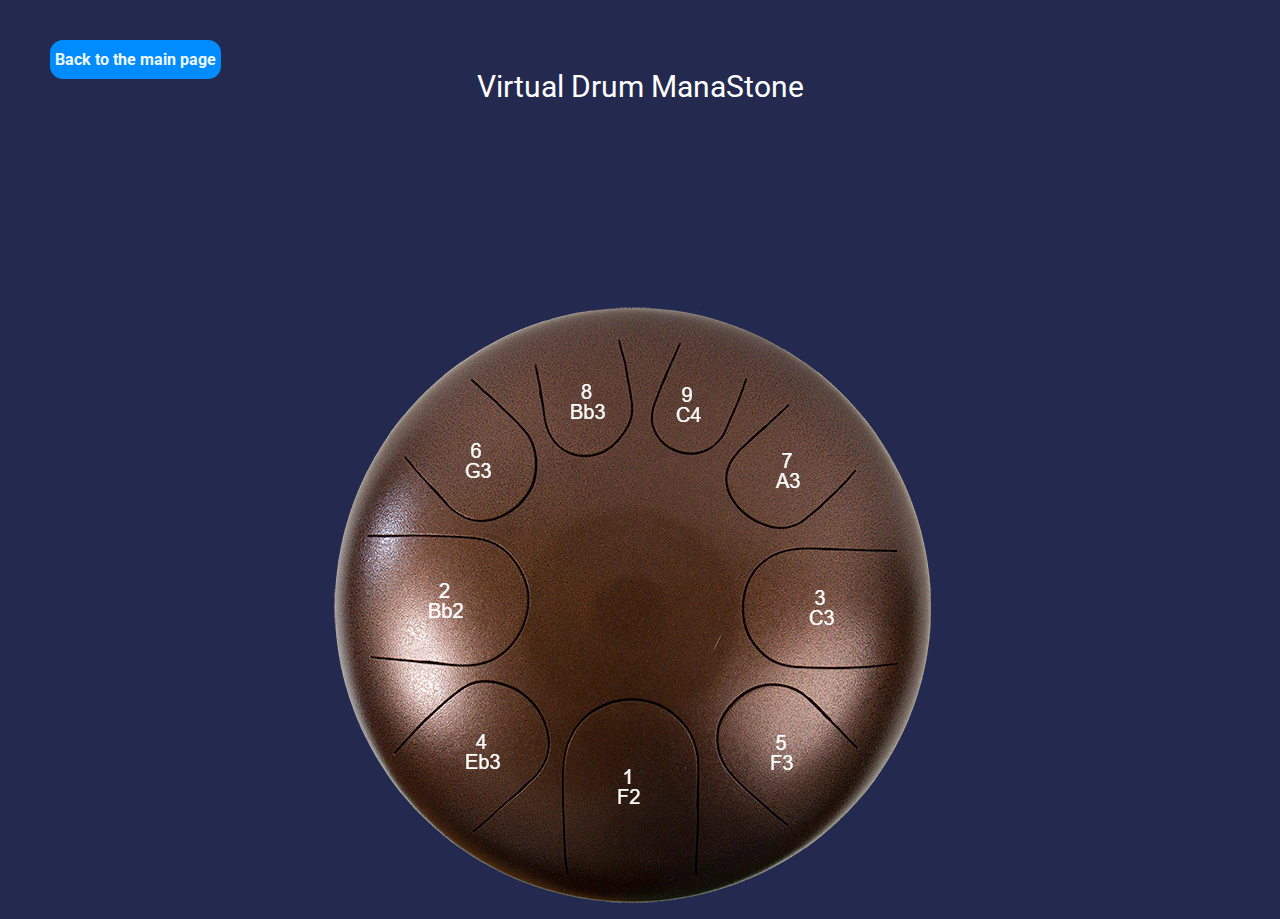
<file: pages/drum-page/index.html>
<!DOCTYPE html>
<html lang="en">
<head>
    <title>Document</title>
    <link rel="stylesheet" href="style.css">
</head>
<body>
    <div class="main-text">
        <a class="linkToMain" href="../main-page/index.html#section">Back to the main page</a>
        <h1 style="font-size: 30px;">Virtual Drum ManaStone</h1>
    </div>
    
    
    <span data-key="49"></span>
    <span data-key="50"></span>
    <span data-key="51"></span>
    <span data-key="52"></span>
    <span data-key="53"></span>
    <span data-key="54"></span>
    <span data-key="55"></span>
    <span data-key="56"></span>
    <span data-key="56"></span>

    <main>
        <img src="./src/drum.png" alt="">
    </main>

    <audio data-key="49" src="./src/A3M.mp3"></audio>
    <audio data-key="50" src="./src/C2.mp3"></audio>
    <audio data-key="51" src="./src/D2.mp3"></audio>
    <audio data-key="52" src="./src/Db2.mp3"></audio>
    <audio data-key="53" src="./src/E2.mp3"></audio>
    <audio data-key="54" src="./src/Eb2.mp3"></audio>
    <audio data-key="55" src="./src/Eb3M.mp3"></audio>
    <audio data-key="56" src="./src/F2.mp3"></audio>
    <audio data-key="57" src="./src/C4M.mp3"></audio>
    
    <script src="script.js"></script>
</body>
</html>
</file>
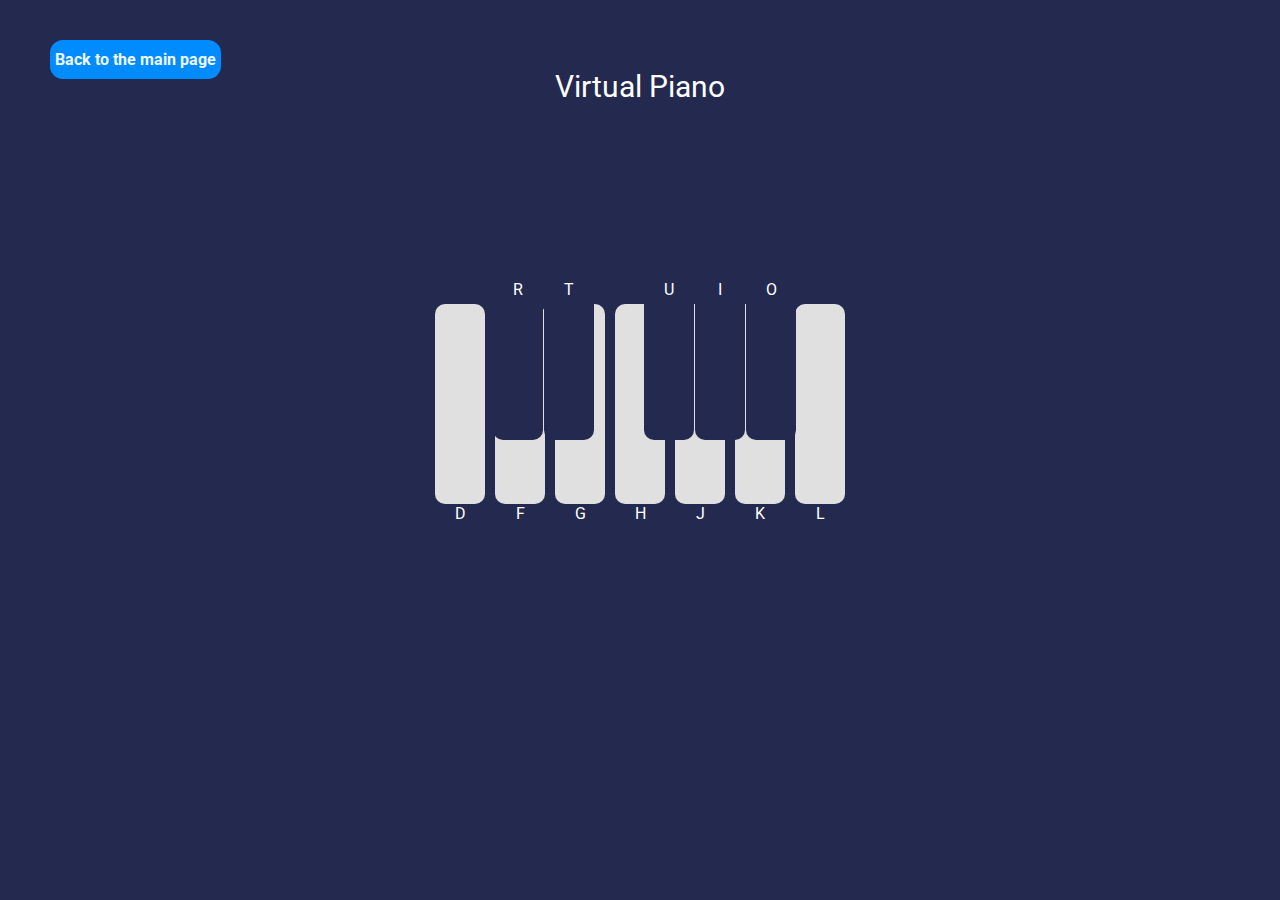
<file: pages/piano-page/index.html>
<!DOCTYPE html>
<html lang="en">
<head>
    <title>Document</title>
    <link rel="stylesheet" href="style.css">
</head>
<body>
    <div class="main-text">
        <a class="linkToMain" href="../main-page/index.html#section">Back to the main page</a>
        <h1 style="font-size: 30px;">Virtual Piano</h1>
    </div>
    
    <ul>
        <li>
            <span data-key="68" class="white-key">D</span> 
            <span data-key="82" class="black-key black-key-1">R</span>
        </li>
        <li>
            <span data-key="70" class="white-key">F</span>
            <span data-key="84" class="black-key black-key-2">T</span>
        </li>
        <li><span data-key="71" class="white-key">G</span>
        </li>
        <li>
            <span data-key="72" class="white-key">H</span>
            <span data-key="85" class="black-key black-key-3">U</span>
        </li>
        <li>
            <span data-key="74" class="white-key">J</span>
            <span data-key="73" class="black-key black-key-4">I</span>
        </li>
        <li>
            <span data-key="75" class="white-key">K</span>
            <span data-key="79" class="black-key black-key-5">O</span>
        </li>
        <li>
            <span data-key="76" class="white-key">L</span>
        </li>
    </ul>



    <audio data-key="68" src="assets/assets_audio_a.mp3"></audio>
    <audio data-key="82" src="assets/assets_audio_a♯.mp3"></audio>
    <audio data-key="70" src="assets/assets_audio_b.mp3"></audio>
    <audio data-key="84" src="assets/assets_audio_c.mp3"></audio>
    <audio data-key="71" src="assets/assets_audio_c♯.mp3"></audio>
    <audio data-key="72" src="assets/assets_audio_d.mp3"></audio>
    <audio data-key="85" src="assets/assets_audio_d♯.mp3"></audio>
    <audio data-key="74" src="assets/assets_audio_e.mp3"></audio>
    <audio data-key="73" src="assets/assets_audio_f.mp3"></audio>
    <audio data-key="75" src="assets/assets_audio_f♯.mp3"></audio>
    <audio data-key="79" src="assets/assets_audio_g.mp3"></audio>
    <audio data-key="76" src="assets/assets_audio_g♯.mp3"></audio>
    
    <script src="script.js"></script>
</body>
</html>
</file>
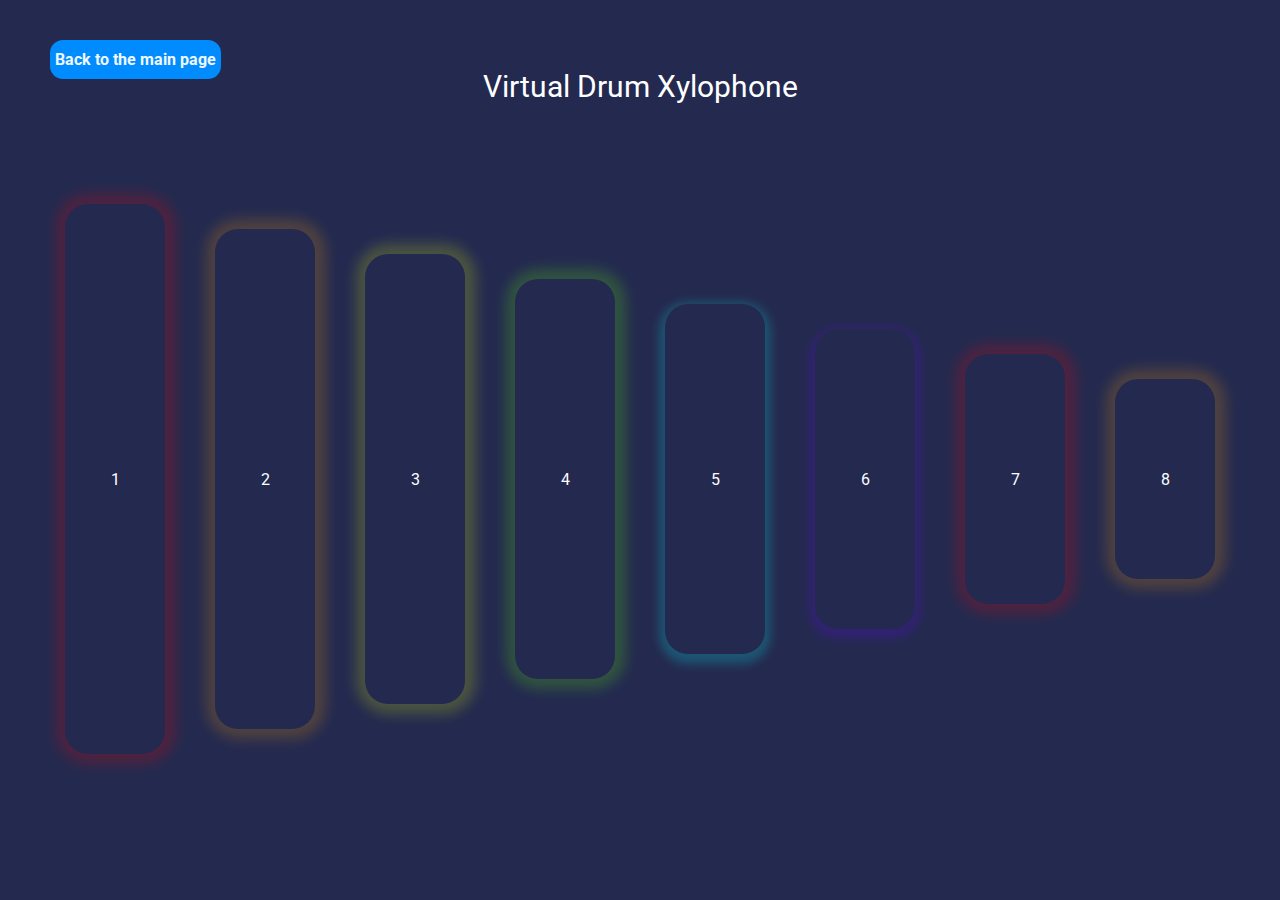
<file: pages/xylophone-page/index.html>
<!DOCTYPE html>
<html lang="en">
<head>
    <title>Document</title>
    <link rel="stylesheet" href="style.css">
</head>
<body>
    <div class="main-text">
        <a class="linkToMain" href="../main-page/index.html#section">Back to the main page</a>
        <h1 style="font-size: 30px;">Virtual Drum Xylophone</h1>
    </div>
    
    <main>
        <div class="notes do" data-key="49">1</div>
        <div class="notes re" data-key="50">2</div>
        <div class="notes mi" data-key="51">3</div>
        <div class="notes pha" data-key="52">4</div>
        <div class="notes sol" data-key="53">5</div>
        <div class="notes lya" data-key="54">6</div>
        <div class="notes si" data-key="55">7</div>
        <div class="notes do2" data-key="56">8</div>      
    </main>
    

    

    <audio id="firstMusic" src="./src/232009__danmitch3ll__xylophone-sweep.wav"></audio>
    <audio data-key="49" src="./src/232001__danmitch3ll__xylophone-c2.wav"></audio>
    <audio data-key="50" src="./src/232002__danmitch3ll__xylophone-c.wav"></audio>
    <audio data-key="51" src="./src/232003__danmitch3ll__xylophone-b.wav"></audio>
    <audio data-key="52" src="./src/232004__danmitch3ll__xylophone-a.wav"></audio>
    <audio data-key="53" src="./src/232005__danmitch3ll__xylophone-g.wav"></audio>
    <audio data-key="54" src="./src/232006__danmitch3ll__xylophone-f.wav"></audio>
    <audio data-key="55" src="./src/232007__danmitch3ll__xylophone-e1.wav"></audio>
    <audio data-key="56" src="./src/232008__danmitch3ll__xylophone-d1.wav"></audio>

    
    <script src="script.js"></script>
</body>
</html>
</file>
<file: pages/drum-page/style.css>
@import url("https://fonts.googleapis.com/css2?family=Roboto:ital,wght@0,100;0,300;0,400;0,500;0,700;0,900;1,100;1,300;1,400;1,500;1,700;1,900&display=swap");
* {
  padding: 0px;
  margin: 0px;
  border: none;
}

*,
*::before,
*::after {
  box-sizing: border-box;
}

a, a:link, a:visited {
  text-decoration: none;
}

a:hover {
  text-decoration: none;
}
aside, nav, footer, header, section, main {
  display: block;
}

h1, h2, h3, h4, h5, h6, p {
  font-size: inherit;
  font-weight: inherit;
}

ul, ul li {
  list-style: none;
}

img {
  vertical-align: top;
}

img, svg {
  max-width: 100%;
  height: auto;
}

address {
  font-style: normal;
}


input, textarea, button, select {
  font-family: inherit;
  font-size: inherit;
  color: inherit;
  background-color: transparent;
}

input::-ms-clear {
  display: none;
}

button, input[type=submit] {
  display: inline-block;
  box-shadow: none;
  background-color: transparent;
  background: none;
  cursor: pointer;
}

input:focus, input:active,
button:focus, button:active {
  outline: none;
}

button::-moz-focus-inner {
  padding: 0;
  border: 0;
}

label {
  cursor: pointer;
}

legend {
  display: block;
}

body {
  scroll-behavior: smooth;
  background-color: #242a4f;
  color: white;
  font-family: "Roboto", sans-serif;
}

.main-text{
  margin-top: 50px;
  margin-bottom: 200px;
}
h1 {
  text-align: center;
}

body{
    max-width: 1280px;
    margin: 0 auto;
}

main{
    display: flex;
    justify-content: center;
}

.linkToMain{
  padding: 10px 5px;
  background-color: #008cff;
  color:aliceblue;
  font-weight: 700;
  border-radius: 13px;
  margin-left: 50px;
  transition: all 1s;
}

.linkToMain-active{
  background-color: #51affc;
}
</file>
<file: pages/piano-page/style.css>
@import url("https://fonts.googleapis.com/css2?family=Roboto:ital,wght@0,100;0,300;0,400;0,500;0,700;0,900;1,100;1,300;1,400;1,500;1,700;1,900&display=swap");
* {
  padding: 0px;
  margin: 0px;
  border: none;
}

*,
*::before,
*::after {
  box-sizing: border-box;
}

a, a:link, a:visited {
  text-decoration: none;
}

a:hover {
  text-decoration: none;
}
aside, nav, footer, header, section, main {
  display: block;
}

h1, h2, h3, h4, h5, h6, p {
  font-size: inherit;
  font-weight: inherit;
}

ul, ul li {
  list-style: none;
}

img {
  vertical-align: top;
}

img, svg {
  max-width: 100%;
  height: auto;
}

address {
  font-style: normal;
}


input, textarea, button, select {
  font-family: inherit;
  font-size: inherit;
  color: inherit;
  background-color: transparent;
}

input::-ms-clear {
  display: none;
}

button, input[type=submit] {
  display: inline-block;
  box-shadow: none;
  background-color: transparent;
  background: none;
  cursor: pointer;
}

input:focus, input:active,
button:focus, button:active {
  outline: none;
}

button::-moz-focus-inner {
  padding: 0;
  border: 0;
}

label {
  cursor: pointer;
}

legend {
  display: block;
}

body {
  scroll-behavior: smooth;
  background-color: #242a4f;
  color: white;
  font-family: "Roboto", sans-serif;
}

.main-text{
  margin-top: 50px;
  margin-bottom: 200px;
}
h1 {
  text-align: center;
}
ul {
  display: flex;
  flex-direction: row;
  justify-content: center;
  align-items: center;
  gap: 10px;
}

.white-key {
  width: 50px;
  height: 200px;
  background-color: #E0E0E0; 
  display: block; 
  text-align: center; 
  line-height: 420px;
  color: white;
  border-radius: 10px;
  transition: all 0.07s;
}

.black-key {
  border-radius: 10px; 
  display: block; 
  line-height: 100px; 
  text-align: center; 
  position: absolute; 
  width: 50px;
  height: 200px;
  z-index: 2000; 
  background-color:  #242a4f;
  color: white;
}

.black-key-1 {
  top: 240px;
  left: 38.5vw;
}

.black-key-2 {
  top: 240px;
  left: 42.5vw;
}

.black-key-3 {
  top: 240px;
  left: 50.3vw;
}

.black-key-4 {
  top: 240px;
  left: 54.3vw;
}

.black-key-5 {
  top: 240px;
  left: 58.3vw;
}
.linkToMain{
  padding: 10px 5px;
  background-color: #008cff;
  color:aliceblue;
  font-weight: 700;
  border-radius: 13px;
  margin-left: 50px;
  transition: all 1s;
}

.linkToMain-active{
  background-color: #51affc;
}

.active {
  width: 49px;
  height: 195px;
  background-color:#008cff;
  box-shadow: 0px 8px 24px 0px #008cff;
}
</file>
<file: pages/xylophone-page/style.css>
@import url("https://fonts.googleapis.com/css2?family=Roboto:ital,wght@0,100;0,300;0,400;0,500;0,700;0,900;1,100;1,300;1,400;1,500;1,700;1,900&display=swap");
* {
  padding: 0px;
  margin: 0px;
  border: none;
}

*,
*::before,
*::after {
  box-sizing: border-box;
}

a, a:link, a:visited {
  text-decoration: none;
}

a:hover {
  text-decoration: none;
}
aside, nav, footer, header, section, main {
  display: block;
}

h1, h2, h3, h4, h5, h6, p {
  font-size: inherit;
  font-weight: inherit;
}

ul, ul li {
  list-style: none;
}

img {
  vertical-align: top;
}

img, svg {
  max-width: 100%;
  height: auto;
}

address {
  font-style: normal;
}


input, textarea, button, select {
  font-family: inherit;
  font-size: inherit;
  color: inherit;
  background-color: transparent;
}

input::-ms-clear {
  display: none;
}

button, input[type=submit] {
  display: inline-block;
  box-shadow: none;
  background-color: transparent;
  background: none;
  cursor: pointer;
}

input:focus, input:active,
button:focus, button:active {
  outline: none;
}

button::-moz-focus-inner {
  padding: 0;
  border: 0;
}

label {
  cursor: pointer;
}

legend {
  display: block;
}

body {
  scroll-behavior: smooth;
  background-color: #242a4f;
  color: white;
  font-family: "Roboto", sans-serif;
}

.main-text{
  margin-top: 50px;
  margin-bottom: 100px;
}
h1 {
  text-align: center;
}

body{
    max-width: 1280px;
    margin: 0 auto;
}

main{
    display: flex;
    justify-content: center;
    align-items: center;
    gap: 50px;
}
.notes{
    
    width: 100px;
    display: flex;
    align-items: center;
    justify-content: center;
    border-radius: 23px;
}
.do{
    background: #fff0;
    height: 550px;
    -webkit-box-shadow: 1px 0px 13px 10px rgba(255, 0, 0, 0.2);
    -moz-box-shadow: 1px 0px 13px 10px rgba(255, 0, 0, 0.2);
    box-shadow: 1px 0px 13px 10px rgba(255, 0, 0, 0.2);
}
.re{
    height: 500px;
    -webkit-box-shadow: 1px 0px 13px 10px rgba(255, 161, 0, 0.2);
    -moz-box-shadow: 1px 0px 13px 10px rgba(255, 161, 0, 0.2);
    box-shadow: 1px 0px 13px 10px rgba(255, 161, 0, 0.2);
}
.mi{
    height: 450px;
    -webkit-box-shadow: 1px 0px 13px 10px rgba(236, 255, 0, 0.2);
    -moz-box-shadow: 1px 0px 13px 10px rgba(236, 255, 0, 0.2);
    box-shadow: 1px 0px 13px 10px rgba(236, 255, 0, 0.2);   
}
.pha{
    height: 400px;
    -webkit-box-shadow: 1px 0px 13px 10px rgba(102, 255, 0, 0.2);
    -moz-box-shadow: 1px 0px 13px 10px rgba(102, 255, 0, 0.2);
    box-shadow: 1px 0px 13px 10px rgba(102, 255, 0, 0.2);
}
.sol{
    height: 350px;
    -webkit-box-shadow: 0px 4px 10px 6px rgba(0, 253, 255, 0.2);
    -moz-box-shadow: 0px 4px 10px 6px rgba(0, 253, 255, 0.2);
    box-shadow: 0px 4px 10px 6px rgba(0, 253, 255, 0.2);
}
.lya{
    height: 300px;
    -webkit-box-shadow: 0px 4px 10px 6px rgba(106, 0, 255, 0.2);
    -moz-box-shadow: 0px 4px 10px 6px rgba(106, 0, 255, 0.2);
    box-shadow: 0px 4px 10px 6px rgba(106, 0, 255, 0.2);
}
.si{
    height: 250px;
    -webkit-box-shadow: 1px 0px 13px 10px rgba(255, 0, 0, 0.2);
    -moz-box-shadow: 1px 0px 13px 10px rgba(255, 0, 0, 0.2);
    box-shadow: 1px 0px 13px 10px rgba(255, 0, 0, 0.2);
}
.do2{
    height: 200px;
    -webkit-box-shadow: 1px 0px 13px 10px rgba(255, 161, 0, 0.2);
    -moz-box-shadow: 1px 0px 13px 10px rgba(255, 161, 0, 0.2);
    box-shadow: 1px 0px 13px 10px rgba(255, 161, 0, 0.2);  
}
.linkToMain{
  padding: 10px 5px;
  background-color: #008cff;
  color:aliceblue;
  font-weight: 700;
  border-radius: 13px;
  margin-left: 50px;
  transition: all 1s;
}

.linkToMain-active{
  background-color: #51affc;
}

.active{
    box-shadow: none;
    background: rgb(166,55,55);
    background: linear-gradient(0deg, rgba(166,55,55,1) 0%, rgba(110,43,140,1) 14%, rgba(50,76,163,1) 26%, rgba(47,156,148,1) 38%, rgba(55,171,45,1) 49%, rgba(157,154,53,1) 61%, rgba(177,122,46,1) 73%, rgba(167,40,40,1) 85%);
    transition: all 1s;
}
</file>
